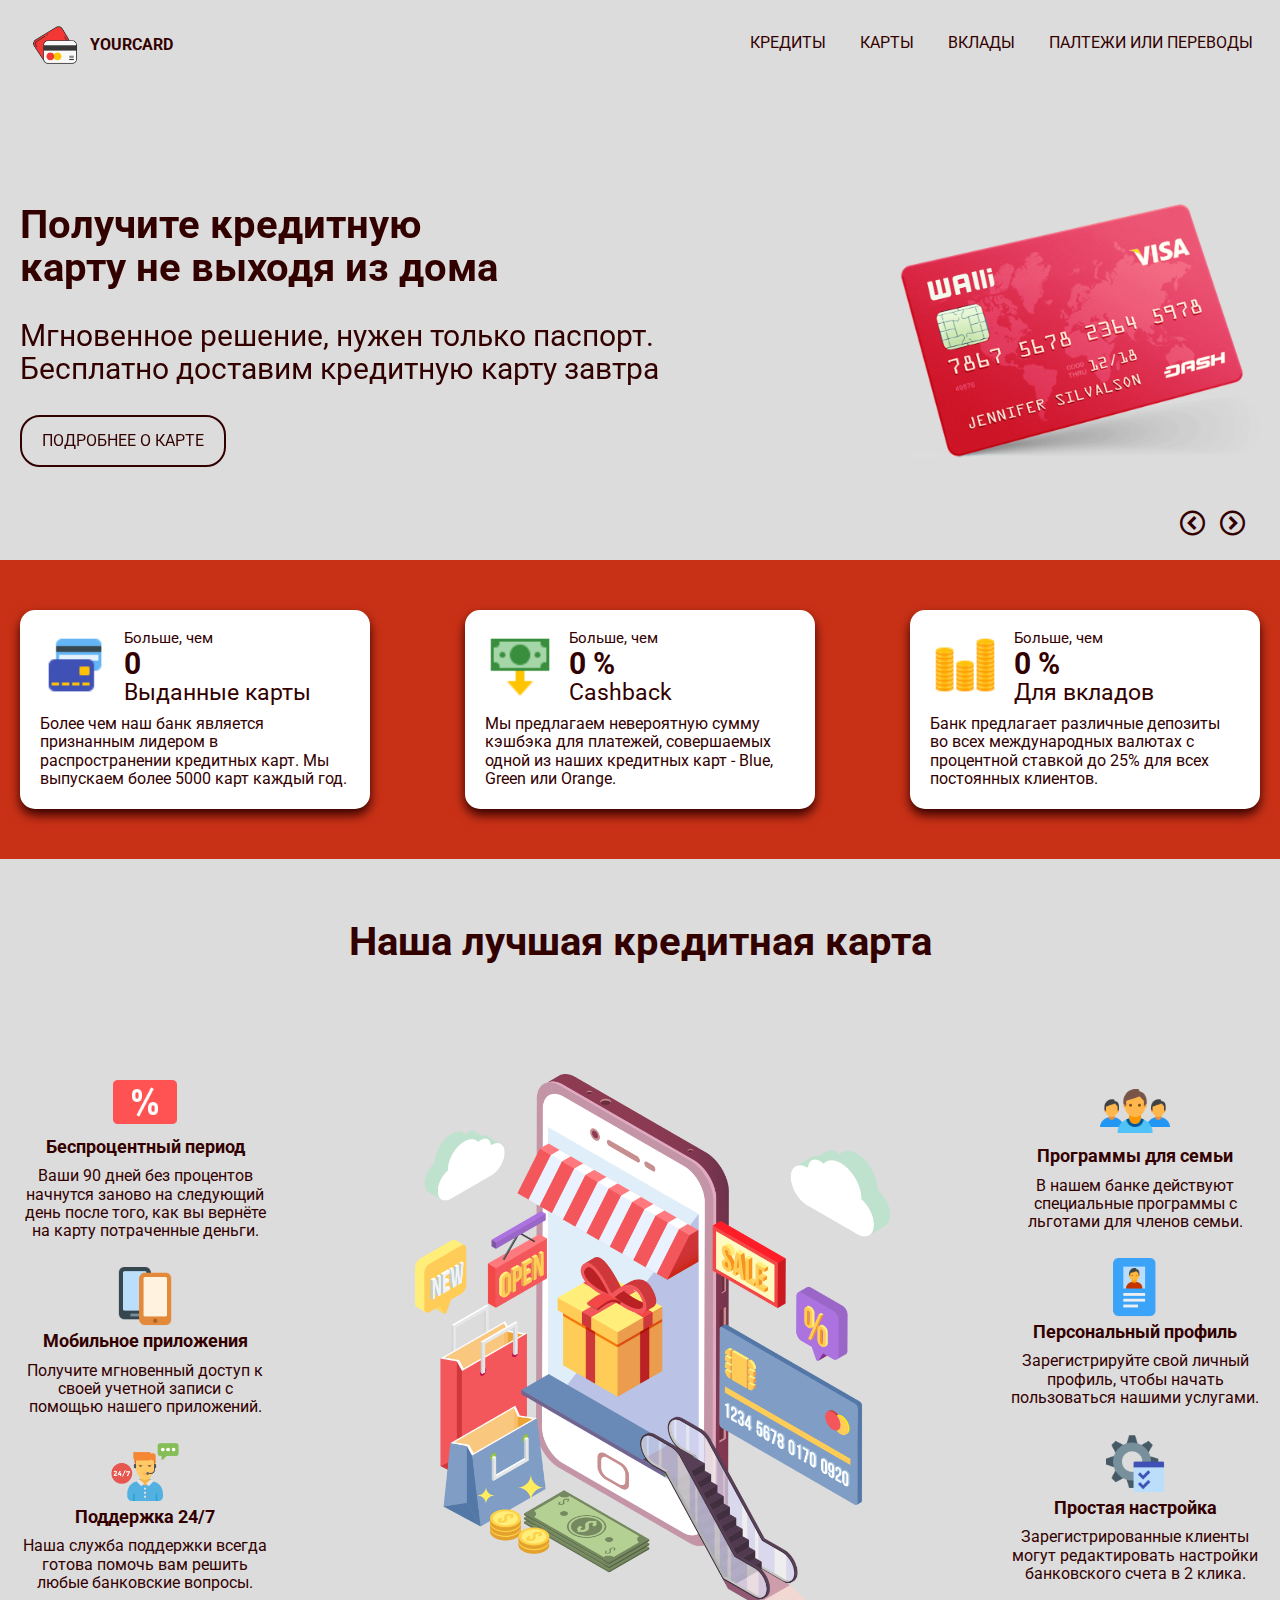
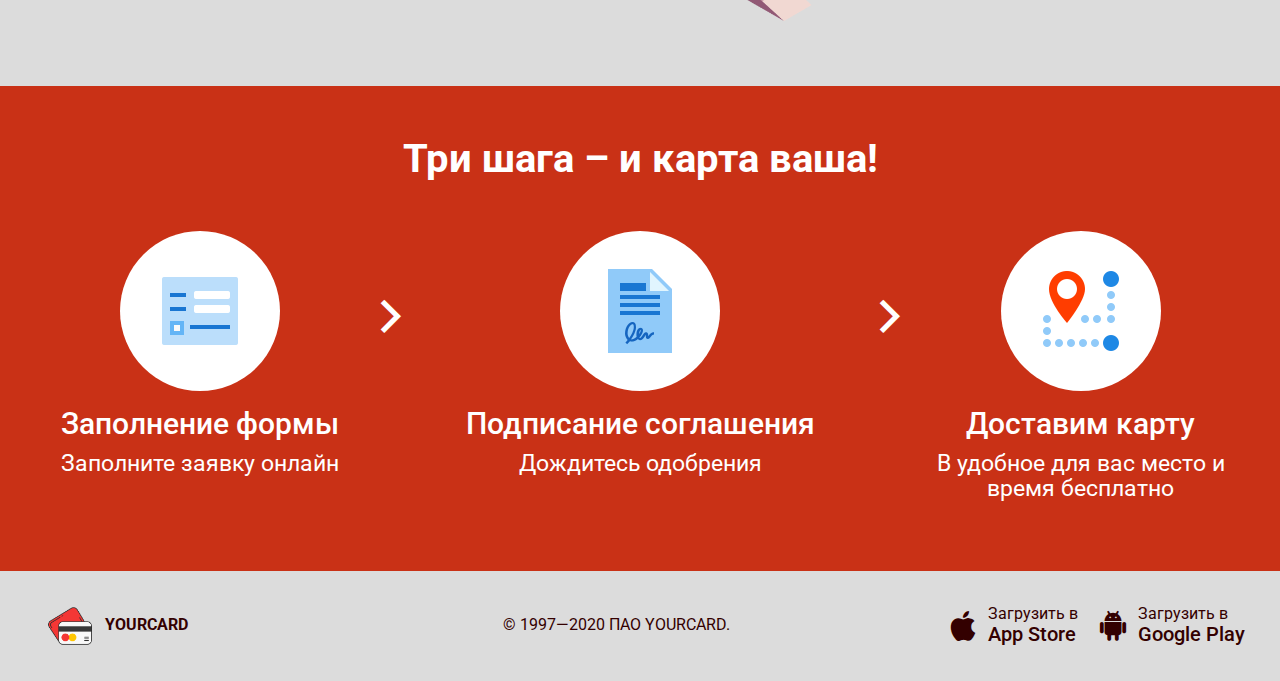
<file: index.html>
<!DOCTYPE html>
<html lang="en">

<head>
  <meta charset="UTF-8">
  <meta name="viewport" content="width=device-width, initial-scale=1.0">
  <meta http-equiv="X-UA-Compatible" content="ie=edge">
  <title>Bank</title>
  <link href="https://fonts.googleapis.com/css2?family=Roboto:wght@300;400;500;700&display=swap" rel="stylesheet">
  <link rel="stylesheet" href="css/style.min.css">
</head>

<body>
  <header class="header">
    <div class="container">
      <div class="header__menu">
        <a href="#" class="logo">
          <img src="images/cregit-card.png" alt="">
          <span>YOURCARD</span>
        </a>
        <nav>
          <ul class="menu__list">
            <li><a href="#">Кредиты</a></li>
            <li><a href="#">Карты</a></li>
            <li><a href="#">Вклады</a></li>
            <li><a href="#">палтежи или переводы</a></li>
          </ul>
          <div class="btn-menu">
            <div></div>
            <div></div>
            <div></div>
          </div>
        </nav>
      </div>
    </div>
  </header>
  <section class="slider">
    <div class="container">
      <div class="slider__items">
        <div class="slider__item">
          <div class="slider__item-inner">
            <div class="slider__item-title">
              Получите кредитную карту не выходя из дома
            </div>
            <div class="slider__item-text">
              Мгновенное решение, нужен только паспорт. Бесплатно доставим кредитную карту завтра
            </div>
            <a href="#" class="slider__item-link">Подробнее о карте</a>
          </div>
          <div class="slider__item-img" style="background-image: url(images/card-1.png);"></div>
        </div>
        <div class="slider__item">
          <div class="slider__item-inner">
            <div class="slider__item-title">
              Дебетовые карты
            </div>
            <div class="slider__item-text">
              Премиальная карта с повышенным Cashback
            </div>
            <a href="#" class="slider__item-link">Подробнее о карте</a>
          </div>
          <div class="slider__item-img" style="background-image: url(images/card-1.png);"></div>
        </div>
        <div class="slider__item">
          <div class="slider__item-inner">
            <div class="slider__item-title">
              Классическая карта
            </div>
            <div class="slider__item-text">
              Карта с лучшим соотношением цены и качества. Оплачивайте покупки, переводите и получайте переводы
            </div>
            <a href="#" class="slider__item-link">Подробнее о карте</a>
          </div>
          <div class="slider__item-img" style="background-image: url(images/card-1.png);"></div>
        </div>
      </div>
    </div>
  </section>
  <section class="excellence">
    <div class="container">
      <div class="excellence__items">
        <div class="excellence__item">
          <img src="images/excellence__item-1.png" alt="" class="excellence__item-img">
          <div class="excellence__item-inner">
            <div class="excellence__item-suptitle">Больше, чем</div>
            <div class="excellence__item-number" id="num-1">0</div>
            <div class="excellence__item-title">Выданные карты</div>
          </div>
          <div class="excellence__item-text">
            Более чем наш банк является признанным лидером в распространении кредитных карт. Мы выпускаем более 5000
            карт каждый год.
          </div>
        </div>
        <div class="excellence__item">
          <img src="images/cashback.png" alt="" class="excellence__item-img">
          <div class="excellence__item-inner">
            <div class="excellence__item-suptitle">Больше, чем</div>
            <div class="excellence__item-number" id="num-2">0 %</div>
            <div class="excellence__item-title">Cashback</div>
          </div>
          <div class="excellence__item-text">
            Мы предлагаем невероятную сумму кэшбэка для платежей, совершаемых одной из наших кредитных карт - Blue,
            Green или Orange.
          </div>
        </div>
        <div class="excellence__item">
          <img src="images/deposits.png" alt="" class="excellence__item-img">
          <div class="excellence__item-inner">
            <div class="excellence__item-suptitle">Больше, чем</div>
            <div class="excellence__item-number" id="num-3">0 %</div>
            <div class="excellence__item-title">Для вкладов</div>
          </div>
          <div class="excellence__item-text">
            Банк предлагает различные депозиты во всех международных валютах с процентной ставкой до 25% для всех
            постоянных клиентов.
          </div>
        </div>
      </div>
    </div>
  </section>
  <section class="service">
    <div class="container">
      <div class="service__title title">
        Наша лучшая кредитная карта
      </div>
      <div class="service__inner">
        <div class="service__colum">
          <div class="service__item">
            <img class="service__item-icon" src="images/procent.png" alt="">
            <div class="service__item-box">
                <div class="service__item-title">
                  Беспроцентный период
              </div>
              <div class="service__item-text">
                Ваши 90 дней без процентов начнутся заново на следующий день после того, как вы вернёте на карту потраченные деньги.
              </div>
            </div>
          </div>
          <div class="service__item">
            <img class="service__item-icon" src="images/smartphone.png" alt="">
            <div class="service__item-box">
               <div class="service__item-title">
                Мобильное приложения
              </div>
              <div class="service__item-text">
                Получите мгновенный доступ к своей учетной записи с помощью нашего приложений.
              </div>
            </div>
          </div>
          <div class="service__item">
            <img class="service__item-icon" src="images/support.png" alt="">
            <div class="service__item-box">
               <div class="service__item-title">
                Поддержка 24/7
              </div>
              <div class="service__item-text">
                Наша служба поддержки всегда готова помочь вам решить любые банковские вопросы.
              </div>
            </div>
          </div>
        </div>
        <div class="service__colum">
          <img class="service__colum-images" src="images/app-mobile__2.png" alt="">
        </div>
        <div class="service__colum">
          <div class="service__item">
            <img class="service__item-icon" src="images/famaly.png" alt="">
            <div class="service__item-box left">
               <div class="service__item-title">
                Программы для семьи
              </div>
              <div class="service__item-text">
                В нашем банке действуют специальные программы с льготами для членов семьи.
              </div>
            </div>
          </div>
          <div class="service__item">
            <img class="service__item-icon" src="images/user.png" alt="">
            <div class="service__item-box left">
               <div class="service__item-title">
                Персональный профиль
              </div>
              <div class="service__item-text">
                Зарегистрируйте свой личный профиль, чтобы начать пользоваться нашими услугами.
              </div>
            </div>
          </div>
          <div class="service__item">
            <img class="service__item-icon" src="images/settings.png" alt="">
            <div class="service__item-box left">
              <div class="service__item-title">
                Простая настройка
              </div>
              <div class="service__item-text">
                Зарегистрированные клиенты могут редактировать настройки банковского счета в 2 клика.
              </div>
            </div>
          </div>
        </div>
      </div>
    </div>
  </section>
  <section class="work">
    <div class="container">
      <div class="work__title title">
        Три шага – и карта ваша!
      </div>
      <div class="work__items">
        <div class="work__item">
          <div class="work__item-img">
            <img src="images/form.png" alt="">
          </div>
          <div class="work__item-title">
            Заполнение формы
          </div>
          <div class="work__item-text">
            Заполните заявку онлайн
          </div>
        </div>
        <div class="work__item">
          <div class="work__item-img">
            <img src="images/agreement.png" alt="">
          </div>
          <div class="work__item-title">
            Подписание соглашения
          </div>
          <div class="work__item-text">
            Дождитесь одобрения
          </div>
        </div>
        <div class="work__item">
          <div class="work__item-img">
            <img src="images/delivery.png" alt="">
          </div>
          <div class="work__item-title">
            Доставим карту
          </div>
          <div class="work__item-text">
            В удобное для вас место и время бесплатно
          </div>
        </div>
      </div>
    </div>
  </section>
  <footer class="footer">
    <div class="container">
      <div class="footer__inner">
        <div class="footer__column">
          <a href="#" class="logo">
            <img src="images/cregit-card.png" alt="">
            <span>YOURCARD</span>
          </a>
        </div>
        <div class="footer__copy">
          © 1997—2020 ПАО YOURCARD.
        </div>
        <div class="footer__apps">
          <a href="#" class="footer__app">
            <div class="footer__app-inner">
               <div class="footer__app-icon icon-appleinc"></div>
               <div class="footer__app-link">
                 Загрузить в
                 <span>App Store</span>
               </div>
            </div>
           </a>
           <a href="#" class="footer__app">
             <div class="footer__app-inner">
                <div class="footer__app-icon icon-android"></div>
                <div class="footer__app-link">
                  Загрузить в
                  <span>Google Play</span>
                </div>
             </div>
            </a>
        </div>
      </div>
    </div>
  </footer>
  

  <script src="https://ajax.googleapis.com/ajax/libs/jquery/3.4.1/jquery.min.js"></script>
  <script src="js/libs.min.js"></script>
  <script src="js/main.min.js"></script>
</body>

</html>
</file>
<file: css/style.min.css>
/*! normalize.css v8.0.1 | MIT License | github.com/necolas/normalize.css */html{line-height:1.15;-webkit-text-size-adjust:100%}body{margin:0}main{display:block}h1{font-size:2em;margin:0.67em 0}hr{-webkit-box-sizing:content-box;box-sizing:content-box;height:0;overflow:visible}pre{font-family:monospace, monospace;font-size:1em}a{background-color:transparent}abbr[title]{border-bottom:none;text-decoration:underline;-webkit-text-decoration:underline dotted;text-decoration:underline dotted}b,strong{font-weight:bolder}code,kbd,samp{font-family:monospace, monospace;font-size:1em}small{font-size:80%}sub,sup{font-size:75%;line-height:0;position:relative;vertical-align:baseline}sub{bottom:-0.25em}sup{top:-0.5em}img{border-style:none}button,input,optgroup,select,textarea{font-family:inherit;font-size:100%;line-height:1.15;margin:0}button,input{overflow:visible}button,select{text-transform:none}button,[type="button"],[type="reset"],[type="submit"]{-webkit-appearance:button}button::-moz-focus-inner,[type="button"]::-moz-focus-inner,[type="reset"]::-moz-focus-inner,[type="submit"]::-moz-focus-inner{border-style:none;padding:0}button:-moz-focusring,[type="button"]:-moz-focusring,[type="reset"]:-moz-focusring,[type="submit"]:-moz-focusring{outline:1px dotted ButtonText}fieldset{padding:0.35em 0.75em 0.625em}legend{-webkit-box-sizing:border-box;box-sizing:border-box;color:inherit;display:table;max-width:100%;padding:0;white-space:normal}progress{vertical-align:baseline}textarea{overflow:auto}[type="checkbox"],[type="radio"]{-webkit-box-sizing:border-box;box-sizing:border-box;padding:0}[type="number"]::-webkit-inner-spin-button,[type="number"]::-webkit-outer-spin-button{height:auto}[type="search"]{-webkit-appearance:textfield;outline-offset:-2px}[type="search"]::-webkit-search-decoration{-webkit-appearance:none}::-webkit-file-upload-button{-webkit-appearance:button;font:inherit}details{display:block}summary{display:list-item}template{display:none}[hidden]{display:none}.slick-slider{position:relative;display:block;-webkit-box-sizing:border-box;box-sizing:border-box;-webkit-user-select:none;-moz-user-select:none;-ms-user-select:none;user-select:none;-webkit-touch-callout:none;-khtml-user-select:none;-ms-touch-action:pan-y;touch-action:pan-y;-webkit-tap-highlight-color:transparent}.slick-list{position:relative;display:block;overflow:hidden;margin:0;padding:0}.slick-list:focus{outline:none}.slick-list.dragging{cursor:pointer;cursor:hand}.slick-slider .slick-track,.slick-slider .slick-list{-webkit-transform:translate3d(0, 0, 0);-ms-transform:translate3d(0, 0, 0);transform:translate3d(0, 0, 0)}.slick-track{position:relative;top:0;left:0;display:block;margin-left:auto;margin-right:auto}.slick-track:before,.slick-track:after{display:table;content:''}.slick-track:after{clear:both}.slick-loading .slick-track{visibility:hidden}.slick-slide{display:none;float:left;height:100%;min-height:1px}[dir='rtl'] .slick-slide{float:right}.slick-slide img{display:block}.slick-slide.slick-loading img{display:none}.slick-slide.dragging img{pointer-events:none}.slick-initialized .slick-slide{display:block}.slick-loading .slick-slide{visibility:hidden}.slick-vertical .slick-slide{display:block;height:auto;border:1px solid transparent}.slick-arrow.slick-hidden{display:none}@font-face{font-family:'icomoon';src:url("../fonts/icomoon.eot?pa5h9i");src:url("../fonts/icomoon.eot?pa5h9i#iefix") format("embedded-opentype"),url("../fonts/icomoon.ttf?pa5h9i") format("truetype"),url("../fonts/icomoon.woff?pa5h9i") format("woff"),url("../fonts/icomoon.svg?pa5h9i#icomoon") format("svg");font-weight:normal;font-style:normal;font-display:block}[class^="icon-"],[class*=" icon-"]{font-family:'icomoon' !important;speak:never;font-style:normal;font-weight:normal;font-variant:normal;text-transform:none;line-height:1;-webkit-font-smoothing:antialiased;-moz-osx-font-smoothing:grayscale}.icon-arrow_forward_ios:before{content:"\e900"}.icon-circle-right:before{content:"\ea42"}.icon-circle-left:before{content:"\ea44"}.icon-appleinc:before{content:"\eabe"}.icon-android:before{content:"\eac0"}html{-webkit-box-sizing:border-box;box-sizing:border-box}*,*::before,*::after{-webkit-box-sizing:inherit;box-sizing:inherit}body{font-family:'Roboto', sans-serif;font-weight:400;font-size:16px;color:#330000;background-color:#DCDCDC}a{display:inline-block;text-decoration:none;color:#330000}ul,li{margin:0;padding:0;list-style:none}.container{max-width:1270px;padding:0 15px;width:100%;margin:0 auto}.title{font-size:40px;line-height:45px;font-weight:700;text-align:center}.header{padding:10px 0}.header__menu{display:-webkit-box;display:-ms-flexbox;display:flex;-webkit-box-pack:justify;-ms-flex-pack:justify;justify-content:space-between;-webkit-box-align:center;-ms-flex-align:center;align-items:center}.logo{display:-webkit-box;display:-ms-flexbox;display:flex;-webkit-box-align:center;-ms-flex-align:center;align-items:center;font-weight:700}.logo img{width:70px}.menu__list{display:-webkit-box;display:-ms-flexbox;display:flex}.menu__list li+li{margin-left:20px}.menu__list a{text-transform:uppercase;padding:10px 7px 10px;position:relative;-webkit-transition:0.5s;-o-transition:0.5s;transition:0.5s;overflow:hidden}.menu__list a::before{content:'';position:absolute;top:calc(50% - 2px);left:-100%;width:100%;height:4px;background:#c93116;-webkit-transition:0.5s;-o-transition:0.5s;transition:0.5s}.menu__list a:hover{color:#fff}.menu__list a:hover::before{-webkit-animation:animate .5s linear forwards;animation:animate .5s linear forwards}.menu__list.open{display:block;position:absolute;right:15px;top:55px;z-index:1;text-align:center;padding:10px 20px;background-color:#fff;border-radius:9px}.menu__list.open li+li{margin-left:0px}@-webkit-keyframes animate{0%{top:calc(50% - 2px);left:-100%;height:4px;z-index:1}50%{top:calc(50% - 2px);left:0;height:4px;z-index:1}100%{top:0;left:0;height:100%;z-index:-1}}@keyframes animate{0%{top:calc(50% - 2px);left:-100%;height:4px;z-index:1}50%{top:calc(50% - 2px);left:0;height:4px;z-index:1}100%{top:0;left:0;height:100%;z-index:-1}}.btn-menu{display:none;position:relative;-webkit-transform:rotate(0deg);-ms-transform:rotate(0deg);transform:rotate(0deg);-webkit-transition:.5s ease-in-out;-o-transition:.5s ease-in-out;transition:.5s ease-in-out;cursor:pointer;width:45px;height:45px}.btn-menu div{height:4px;width:70%;border-radius:9px;position:absolute;opacity:1;left:6px;-webkit-transform:rotate(0deg);-ms-transform:rotate(0deg);transform:rotate(0deg);background-color:#c93116;-webkit-transition:.25s ease-in-out;-o-transition:.25s ease-in-out;transition:.25s ease-in-out}.btn-menu div:nth-child(1){top:6px}.btn-menu div:nth-child(2){top:14px}.btn-menu div:nth-child(3){top:22px}.btn-menu.open{background-color:#fff;border-radius:9px}.btn-menu.open div:nth-child(1){top:17px;-webkit-transform:rotate(135deg);-ms-transform:rotate(135deg);transform:rotate(135deg)}.btn-menu.open div:nth-child(2){opacity:0;left:-60px}.btn-menu.open div:nth-child(3){top:17px;-webkit-transform:rotate(-135deg);-ms-transform:rotate(-135deg);transform:rotate(-135deg)}.slider{padding:50px 0 90px}.slider__item{display:-webkit-box !important;display:-ms-flexbox !important;display:flex !important;-webkit-box-align:center;-ms-flex-align:center;align-items:center;-webkit-box-pack:justify;-ms-flex-pack:justify;justify-content:space-between;padding-top:60px;outline:none;position:relative}.slider__item:hover .slider__item-img{width:410px}.slider__item-title{font-size:40px;line-height:43px;font-weight:700;width:506px}.slider__item-text{margin-bottom:30px;margin-top:30px;font-size:30px;line-height:33px;max-width:700px;width:100%}.slider__item-link{text-transform:uppercase;border:2px solid #330000;border-radius:20px;padding:15px 20px;-webkit-transition:all .5s;-o-transition:all .5s;transition:all .5s}.slider__item-link:hover{background-color:#c93116;border-color:transparent;color:#fff}.slider__item-img{background-size:contain;background-repeat:no-repeat;background-position:center center;max-width:400px;width:100%;height:270px;-webkit-transition:all .3s;-o-transition:all .3s;transition:all .3s}.slick-arrow{background-color:transparent;border:none;outline:none;position:absolute;width:20px;height:20px;right:20px;bottom:-60px;cursor:pointer;-webkit-transition:all .3s;-o-transition:all .3s;transition:all .3s;color:#330000}.slick-arrow:hover::before{color:#c93116}.slick-prev::before,.slick-next::before{position:absolute;font-size:25px;font-family:'icomoon';top:0;left:0}.slick-prev{right:60px}.slick-prev::before{content:"\ea44"}.slick-next::before{content:"\ea42"}.excellence{padding:50px 0;background-color:#c93116}.excellence__items{display:-webkit-box;display:-ms-flexbox;display:flex;-webkit-box-align:center;-ms-flex-align:center;align-items:center;-webkit-box-pack:justify;-ms-flex-pack:justify;justify-content:space-between}.excellence__item{background-color:#fff;width:350px;border-radius:15px;padding:20px;-webkit-box-shadow:0px 6px 11px #330000;box-shadow:0px 6px 11px #330000}.excellence__item-suptitle{font-size:15px;line-height:17px}.excellence__item-number{font-size:30px;line-height:33px;font-weight:700}.excellence__item-title{font-size:23px;line-height:25px}.excellence__item-text{margin-top:10px}.excellence__item-inner{display:inline-block;margin-left:10px}.excellence__item-img{width:70px}.service{padding:60px 0}.service__title{font-size:40px;line-height:45px;font-weight:700;text-align:center;margin-bottom:50px}.service__inner{display:-webkit-box;display:-ms-flexbox;display:flex;-webkit-box-align:center;-ms-flex-align:center;align-items:center;-webkit-box-pack:justify;-ms-flex-pack:justify;justify-content:space-between}.service__colum-images{margin-top:60px;max-width:500px;width:100%;padding-left:25px}.service__item{margin-top:20px}.service__item-box{width:250px}.service__item-box.left{text-align:left}.service__item-title,.service__item-text{text-align:center}.service__item-title{font-size:18px;font-weight:700;margin-bottom:10px}.service__item svg path{fill:#c93116}.service__item-icon{display:block;margin:0 auto;width:70px}.work{padding:50px 0 70px;background-color:#c93116}.work__items{margin-top:50px;display:-webkit-box;display:-ms-flexbox;display:flex;-webkit-box-pack:justify;-ms-flex-pack:justify;justify-content:space-between}.work__title{color:#fff}.work__item{text-align:center;width:359px}.work__item:nth-child(2){position:relative}.work__item:nth-child(2)::after,.work__item:nth-child(2)::before{content:"\e900";position:absolute;color:#fff;font-family:'icomoon';top:23%;font-size:40px}.work__item:nth-child(2)::before{left:-90px}.work__item:nth-child(2)::after{right:-90px}.work__item-title,.work__item-text{color:#fff}.work__item-title{font-size:30px;line-height:35px;font-weight:500;margin-bottom:10px}.work__item-text{font-size:23px;line-height:25px}.work__item-img{background-color:#fff;border-radius:50%;width:160px;height:160px;display:-webkit-box;display:-ms-flexbox;display:flex;-webkit-box-pack:center;-ms-flex-pack:center;justify-content:center;-webkit-box-align:center;-ms-flex-align:center;align-items:center;position:relative;margin:0 auto 15px;-webkit-transition:all .3s;-o-transition:all .3s;transition:all .3s}.work__item-img:hover{width:165px;height:165px;-webkit-box-shadow:0px 0px 7px #ccc;box-shadow:0px 0px 7px #ccc}.work__item-img:hover .work__item-number{-webkit-box-shadow:0px 0px 7px #fff;box-shadow:0px 0px 7px #fff}.footer{padding:20px}.footer__inner{display:-webkit-box;display:-ms-flexbox;display:flex;-webkit-box-pack:justify;-ms-flex-pack:justify;justify-content:space-between;-webkit-box-align:center;-ms-flex-align:center;align-items:center}.footer__column{width:250px}.footer__apps{display:-webkit-box;display:-ms-flexbox;display:flex}.footer__app{-webkit-transition:all .3s;-o-transition:all .3s;transition:all .3s}.footer__app-inner{display:-webkit-box;display:-ms-flexbox;display:flex;-webkit-box-align:center;-ms-flex-align:center;align-items:center}.footer__app-icon{font-size:30px;margin-right:10px}.footer__app-link span{font-size:20px;display:block;font-weight:500}.footer__app:nth-child(2){margin-left:20px}.footer__app:hover{color:#c93116}@media (max-width: 1250px){.excellence__items{-ms-flex-pack:distribute;justify-content:space-around}.excellence__item{width:311px}.work__item:nth-child(2)::after{right:-53px}.work__item:nth-child(2)::before{left:-53px}}@media (max-width: 1100px){.work__item-title{font-size:25px;line-height:28px}.work__item-text{font-size:20px;line-height:23px}}@media (max-width: 1024px){.slider__item{padding-top:0}.slider__item-text{max-width:514px;font-size:23px;line-height:25px}.slider__item-title{font-size:30px;line-height:35px;width:386px}.excellence__items{-ms-flex-wrap:wrap;flex-wrap:wrap}.excellence__item{width:34%}.excellence__item:nth-child(3){margin-top:15px}.excellence__item-title{font-size:20px;line-height:20px}.excellence__item-number{font-size:24px;line-height:30px}.service__inner{-webkit-box-orient:vertical;-webkit-box-direction:normal;-ms-flex-direction:column;flex-direction:column}.service__colum{display:-webkit-box;display:-ms-flexbox;display:flex;-ms-flex-pack:distribute;justify-content:space-around;-ms-flex-wrap:wrap;flex-wrap:wrap}.service__colum-images{max-height:547px}.service__item{margin-top:0}.service__item+.service__item{margin-left:20px}.work__items{-webkit-box-orient:vertical;-webkit-box-direction:normal;-ms-flex-direction:column;flex-direction:column}.work__item{margin-bottom:30px;width:100%}.work__item:nth-child(2)::before,.work__item:nth-child(2)::after{display:none}}@media (max-width: 960px){.footer__inner{-ms-flex-wrap:wrap;flex-wrap:wrap;-webkit-box-pack:center;-ms-flex-pack:center;justify-content:center}}@media (max-width: 875px){.excellence__item{width:51%}.excellence__item:nth-child(2){margin-top:15px}}@media (max-width: 768px){.menu__list{display:none}.btn-menu{display:block}.slider__item-title{font-size:25px;line-height:30px;width:324px}.slider__item-text{max-width:360px;font-size:20px;line-height:23px;margin:10px 0 20px}.slick-arrow{bottom:0}}@media (max-width: 590px){.service__title{font-size:35px;line-height:40px}.excellence__item{width:70%;text-align:center}.excellence__item-inner{text-align:left}.service__item{margin-bottom:20px}}@media (max-width: 546px){.footer__apps{margin-top:20px}}@media (max-width: 500px){.slider{padding-top:29px}.slider__item{display:block !important}.slider__item-title,.slider__item-text{width:100%;max-width:100%}.slider__item-img{margin:20px auto 0;height:203px}.slider__item-link{display:block;text-align:center}}@media (max-width: 425px){.slider__item .slider__item-img{width:320px}.slider__item:hover .slider__item-img{width:330px}.excellence__item{width:100%}}@media (max-width: 375px){.slider__item .slider__item-img{width:271px}.slider__item:hover .slider__item-img{width:280px}.footer__app-link{font-size:15px}.footer__app-link span{font-size:15px}.footer__app:nth-child(2){margin-left:4px}}
</file>
